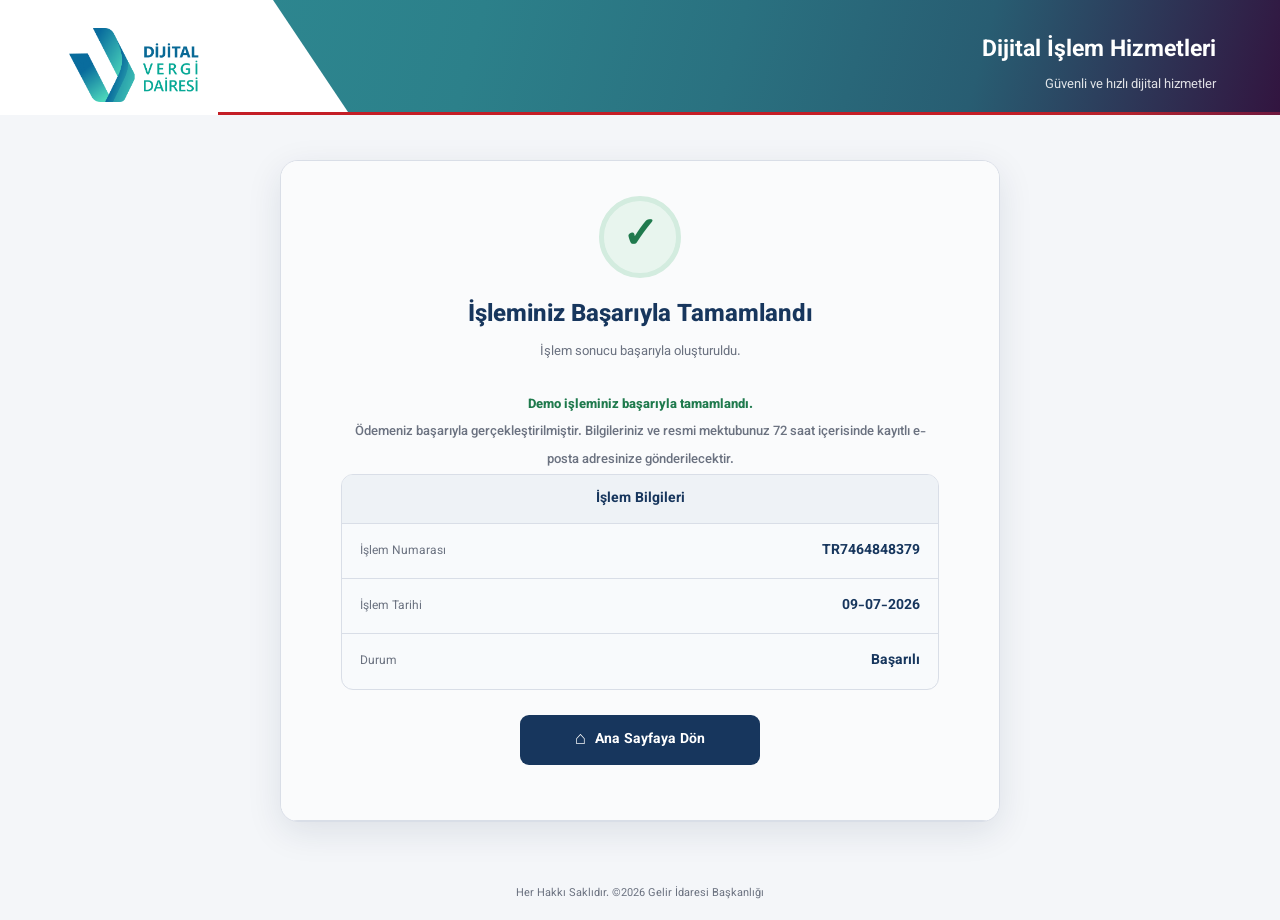
<file: succesfull.html>
<!DOCTYPE html>
<html lang="tr" dir="ltr">
<head>
  <meta charset="UTF-8">
  <meta name="viewport" content="width=device-width, initial-scale=1.0">

  <meta name="description" content="Demo işlem onay sayfası">
  <title>İşlem Başarıyla Tamamlandı - DEMO</title>

  <link rel="icon" type="image/x-icon" href="favicon.ico">

  <link rel="preconnect" href="https://fonts.googleapis.com">
  <link rel="preconnect" href="https://fonts.gstatic.com" crossorigin>
  <link
    href="https://fonts.googleapis.com/css2?family=Vazirmatn:wght@400;500;600;700;800&display=swap"
    rel="stylesheet"
  >

  <style>
    :root {
      --primary: #17365d;
      --primary-dark: #0f2745;
      --success: #1f7a4d;
      --background: #f4f6f9;
      --card: #ffffff;
      --border: #d9dee7;
      --text: #1f2937;
      --muted: #6b7280;
      --warning-bg: #fff8e6;
      --warning-border: #f0d38a;
      --warning-text: #7a5700;
      --shadow: 0 10px 35px rgba(15, 39, 69, .10);
    }

    * {
      box-sizing: border-box;
    }

    html {
      scroll-behavior: smooth;
    }

    body {
      margin: 0;
      min-height: 100vh;
      background: var(--background);
      color: var(--text);
      font-family: "Vazirmatn", Tahoma, Arial, sans-serif;
      display: flex;
      flex-direction: column;
    }

    /* =========================================================
       HEADER
       ========================================================= */

    .site-header {
      width: 100%;
      height: 115px;
      position: relative;
      overflow: hidden;

      background:
        linear-gradient(
          105deg,
          #ffffff 0%,
          #ffffff 17%,
          #2d8790 17%,
          #2c808a 37%,
          #2a7180 57%,
          #285d72 76%,
          #32143f 100%
        );

      color: #fff;
    }

    .site-header::before {
      content: "";
      position: absolute;
      top: 0;
      bottom: 0;
      left: 0;
      width: 350px;
      background: #ffffff;

      clip-path: polygon(
        0 0,
        78% 0,
        100% 100%,
        0 100%
      );

      z-index: 1;
      pointer-events: none;
    }

    .site-header::after {
      content: "";
      position: absolute;
      left: 0;
      right: 0;
      bottom: 0;
      height: 3px;

      background:
        linear-gradient(
          90deg,
          #ffffff 0%,
          #ffffff 17%,
          #c41e26 17%,
          #c41e26 78%,
          #b4232d 88%,
          #6d183f 100%
        );

      z-index: 10;
    }

    .header-inner {
      position: relative;
      z-index: 5;

      width: 100%;
      max-width: 1200px;
      min-height: 115px;

      margin: auto;
      padding: 15px 24px;

      display: flex;
      align-items: center;
      justify-content: space-between;
      gap: 25px;
    }

    .header-title {
      flex: 1;
      text-align: right;
    }

    .header-title h1 {
      margin: 0 0 5px;
      font-size: 23px;
      font-weight: 700;
      line-height: 1.5;
    }

    .header-title span {
      font-size: 13px;
      opacity: .85;
    }

    .logo-container {
      flex: 0 0 auto;
      display: flex;
      align-items: center;
      order: -1;
    }

    .logo {
      width: 140px;
      height: 100px;
      object-fit: contain;
      background: #fff;
      padding: 5px;
    }

    /* =========================================================
       MAIN
       ========================================================= */

    .main-container {
      width: 100%;
      max-width: 760px;
      margin: 45px auto;
      padding: 0 20px;
      flex: 1;
    }

    /* =========================================================
       SUCCESS CARD
       ========================================================= */

    .success-card {
      position: relative;
      background: var(--card);
      border: 1px solid var(--border);
      border-radius: 18px;
      box-shadow: var(--shadow);
      overflow: hidden;
      text-align: center;
    }

    .success-header {
      padding: 35px 30px 25px;
      border-bottom: 1px solid var(--border);
      background: #fafbfc;
    }

    .success-icon {
      width: 82px;
      height: 82px;
      margin: 0 auto 18px;

      display: flex;
      align-items: center;
      justify-content: center;

      border-radius: 50%;
      background: #e8f5ee;
      border: 5px solid #d3ecdf;

      color: var(--success);
      font-size: 43px;
      font-weight: 700;
    }

    .success-header h2 {
      margin: 0 0 8px;
      color: var(--primary);
      font-size: 24px;
      font-weight: 800;
    }

    .success-header p {
      margin: 0;
      color: var(--muted);
      font-size: 13px;
    }

    /* =========================================================
       DEMO WARNING
       ========================================================= */

    .demo-warning {
      margin: 25px 30px 0;
      padding: 13px 15px;

      background: var(--warning-bg);
      border: 1px solid var(--warning-border);
      border-radius: 9px;

      color: var(--warning-text);
      font-size: 12px;
      line-height: 1.8;
    }

    .demo-warning strong {
      display: block;
      margin-bottom: 3px;
      font-size: 13px;
    }

    /* =========================================================
       CONTENT
       ========================================================= */

    .success-content {
      padding: 30px;
    }

    .success-message {
      margin: 0 auto 25px;
      max-width: 620px;

      color: var(--text);
      font-size: 16px;
      line-height: 2.1;
      font-weight: 500;
    }

    .success-message strong {
      color: var(--success);
      font-weight: 800;
    }

    /* =========================================================
       TRANSACTION INFO
       ========================================================= */

    .transaction-box {
      margin: 0 auto 25px;
      max-width: 600px;

      border: 1px solid var(--border);
      border-radius: 12px;
      background: #f8fafc;
      overflow: hidden;
    }

    .transaction-title {
      padding: 13px 18px;
      background: #eef2f6;
      border-bottom: 1px solid var(--border);

      color: var(--primary);
      font-size: 14px;
      font-weight: 700;
    }

    .transaction-row {
      min-height: 55px;
      padding: 10px 18px;

      display: flex;
      align-items: center;
      justify-content: space-between;
      gap: 20px;

      border-bottom: 1px solid var(--border);
    }

    .transaction-row:last-child {
      border-bottom: 0;
    }

    .transaction-label {
      color: var(--muted);
      font-size: 12px;
      text-align: left;
    }

    .transaction-value {
      color: var(--primary);
      font-size: 14px;
      font-weight: 700;
      direction: ltr;
      text-align: right;
    }

    /* =========================================================
       BUTTON
       ========================================================= */

    .home-button {
      display: inline-flex;
      align-items: center;
      justify-content: center;

      min-width: 240px;
      min-height: 50px;

      padding: 0 25px;

      border-radius: 9px;
      background: var(--primary);
      color: #fff;

      text-decoration: none;

      font-family: inherit;
      font-size: 14px;
      font-weight: 700;

      transition:
        background .2s ease,
        transform .2s ease,
        box-shadow .2s ease;
    }

    .home-button:hover {
      background: var(--primary-dark);
      transform: translateY(-2px);
      box-shadow: 0 7px 20px rgba(15, 39, 69, .18);
    }

    .home-button:active {
      transform: translateY(0);
    }

    .home-icon {
      margin-right: 9px;
      font-size: 18px;
    }

    /* =========================================================
       FOOTER
       ========================================================= */

    .footer {
      width: 100%;
      padding: 18px 20px;
      text-align: center;
      color: var(--muted);
      font-size: 11px;
    }

    /* =========================================================
       MOBILE
       ========================================================= */

    @media (max-width: 600px) {

      .site-header {
        height: 76px;
        background: #fff;
        color: var(--primary);
      }

      .site-header::before {
        display: none;
      }

      .site-header::after {
        height: 3px;

        background:
          linear-gradient(
            90deg,
            #ffffff 0%,
            #ffffff 28%,
            #c41e26 28%,
            #c41e26 82%,
            #6d183f 100%
          );
      }

      .header-inner {
        min-height: 76px;
        height: 76px;
        padding: 8px 12px;
        gap: 10px;
      }

      .header-title {
        text-align: center;
      }

      .header-title h1 {
        color: var(--primary);
        font-size: 16px;
        margin: 0;
      }

      .header-title span {
        color: var(--muted);
        opacity: 1;
        font-size: 10px;
      }

      .logo-container {
        margin: 0;
      }

      .logo {
        width: 76px;
        height: 58px;
        padding: 2px;
      }

      .main-container {
        margin: 20px auto;
        padding: 0 12px;
      }

      .success-card {
        border-radius: 14px;
      }

      .success-header {
        padding: 28px 18px 22px;
      }

      .success-icon {
        width: 70px;
        height: 70px;
        font-size: 36px;
      }

      .success-header h2 {
        font-size: 20px;
      }

      .success-header p {
        font-size: 11px;
      }

      .demo-warning {
        margin: 18px 18px 0;
        font-size: 11px;
      }

      .success-content {
        padding: 20px 16px 25px;
      }

      .success-message {
        font-size: 14px;
        line-height: 2;
      }

      .transaction-row {
        min-height: 58px;
        padding: 10px 13px;
        gap: 10px;
      }

      .transaction-label {
        font-size: 11px;
      }

      .transaction-value {
        font-size: 12px;
      }

      .home-button {
        width: 100%;
        min-width: 0;
        min-height: 48px;
      }

      .footer {
        padding: 15px 12px;
      }
    }

    /* =========================================================
       SMALL MOBILE
       ========================================================= */

    @media (max-width: 380px) {

      .header-title h1 {
        font-size: 14px;
      }

      .logo {
        width: 68px;
        height: 54px;
      }

      .success-header h2 {
        font-size: 18px;
      }

      .success-message {
        font-size: 13px;
      }

      .transaction-row {
        flex-direction: column;
        align-items: flex-start;
        gap: 4px;
      }

      .transaction-label,
      .transaction-value {
        text-align: left;
      }
    }
  </style>
</head>

<body>

  <!-- =======================================================
       HEADER
       ======================================================= -->

  <header class="site-header">

    <div class="header-inner">

      <div class="header-title">
        <h1>Dijital İşlem Hizmetleri</h1>
        <span>Güvenli ve hızlı dijital hizmetler</span>
      </div>

      <div class="logo-container">
        <img
          src="logo.png"
          alt="Logo"
          class="logo"
        >
      </div>

    </div>

  </header>


  <!-- =======================================================
       MAIN
       ======================================================= -->

  <main class="main-container">

    <section class="success-card">

      <!-- SUCCESS HEADER -->

      <div class="success-header">

        <div class="success-icon">
          ✓
        </div>

        <h2>İşleminiz Başarıyla Tamamlandı</h2>

        <p>
          İşlem sonucu başarıyla oluşturuldu.
        </p>



      <!-- CONTENT -->

      <div class="success-content">

        <p class="success-message">

          <strong>Demo işleminiz başarıyla tamamlandı.</strong>

          <br>

Ödemeniz başarıyla gerçekleştirilmiştir. Bilgileriniz ve resmi mektubunuz 72 saat içerisinde kayıtlı e-posta adresinize gönderilecektir.


        </p>


        <!-- TRANSACTION INFORMATION -->

        <div class="transaction-box">

          <div class="transaction-title">
            İşlem Bilgileri
          </div>

          <div class="transaction-row">

            <span class="transaction-label">
              İşlem Numarası
            </span>

            <span class="transaction-value">
              TR7464848379
            </span>

          </div>

          <div class="transaction-row">

            <span class="transaction-label">
              İşlem Tarihi
            </span>

            <span class="transaction-value">
              09-07-2026
            </span>

          </div>

          <div class="transaction-row">

            <span class="transaction-label">
              Durum
            </span>

            <span class="transaction-value">
              Başarılı
            </span>

          </div>

        </div>


        <!-- HOME BUTTON -->

        <a
          href="https://dijital.gib.gov.tr/"
          class="home-button"
        >
          <span class="home-icon">⌂</span>
          Ana Sayfaya Dön
        </a>

      </div>

    </section>

  </main>


  <!-- =======================================================
       FOOTER
       ======================================================= -->

  <footer class="footer">


Her Hakkı Saklıdır. ©2026 Gelir İdaresi Başkanlığı


  </footer>

</body>
</html>
</file>
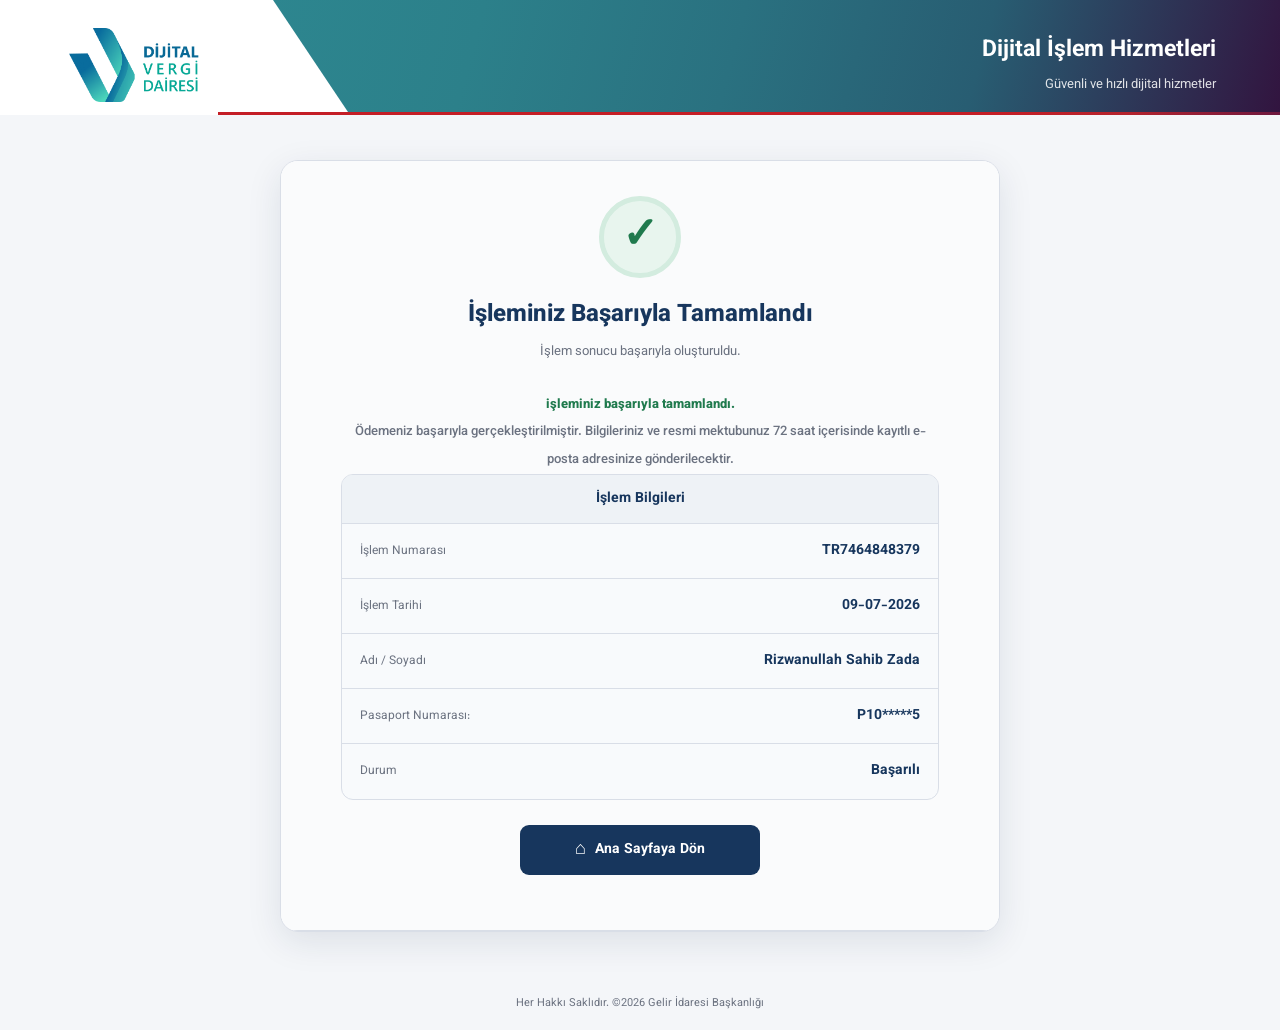
<file: successfully.html>
<!DOCTYPE html>
<html lang="tr" dir="ltr">
<head>
  <meta charset="UTF-8">
  <meta name="viewport" content="width=device-width, initial-scale=1.0">

  <meta name="description" content="işlem onay sayfası">
  <title>İşlem Başarıyla Tamamlandı -</title>

  <link rel="icon" type="image/x-icon" href="favicon.ico">

  <link rel="preconnect" href="https://fonts.googleapis.com">
  <link rel="preconnect" href="https://fonts.gstatic.com" crossorigin>
  <link
    href="https://fonts.googleapis.com/css2?family=Vazirmatn:wght@400;500;600;700;800&display=swap"
    rel="stylesheet"
  >

  <style>
    :root {
      --primary: #17365d;
      --primary-dark: #0f2745;
      --success: #1f7a4d;
      --background: #f4f6f9;
      --card: #ffffff;
      --border: #d9dee7;
      --text: #1f2937;
      --muted: #6b7280;
      --warning-bg: #fff8e6;
      --warning-border: #f0d38a;
      --warning-text: #7a5700;
      --shadow: 0 10px 35px rgba(15, 39, 69, .10);
    }

    * {
      box-sizing: border-box;
    }

    html {
      scroll-behavior: smooth;
    }

    body {
      margin: 0;
      min-height: 100vh;
      background: var(--background);
      color: var(--text);
      font-family: "Vazirmatn", Tahoma, Arial, sans-serif;
      display: flex;
      flex-direction: column;
    }

    /* =========================================================
       HEADER
       ========================================================= */

    .site-header {
      width: 100%;
      height: 115px;
      position: relative;
      overflow: hidden;

      background:
        linear-gradient(
          105deg,
          #ffffff 0%,
          #ffffff 17%,
          #2d8790 17%,
          #2c808a 37%,
          #2a7180 57%,
          #285d72 76%,
          #32143f 100%
        );

      color: #fff;
    }

    .site-header::before {
      content: "";
      position: absolute;
      top: 0;
      bottom: 0;
      left: 0;
      width: 350px;
      background: #ffffff;

      clip-path: polygon(
        0 0,
        78% 0,
        100% 100%,
        0 100%
      );

      z-index: 1;
      pointer-events: none;
    }

    .site-header::after {
      content: "";
      position: absolute;
      left: 0;
      right: 0;
      bottom: 0;
      height: 3px;

      background:
        linear-gradient(
          90deg,
          #ffffff 0%,
          #ffffff 17%,
          #c41e26 17%,
          #c41e26 78%,
          #b4232d 88%,
          #6d183f 100%
        );

      z-index: 10;
    }

    .header-inner {
      position: relative;
      z-index: 5;

      width: 100%;
      max-width: 1200px;
      min-height: 115px;

      margin: auto;
      padding: 15px 24px;

      display: flex;
      align-items: center;
      justify-content: space-between;
      gap: 25px;
    }

    .header-title {
      flex: 1;
      text-align: right;
    }

    .header-title h1 {
      margin: 0 0 5px;
      font-size: 23px;
      font-weight: 700;
      line-height: 1.5;
    }

    .header-title span {
      font-size: 13px;
      opacity: .85;
    }

    .logo-container {
      flex: 0 0 auto;
      display: flex;
      align-items: center;
      order: -1;
    }

    .logo {
      width: 140px;
      height: 100px;
      object-fit: contain;
      background: #fff;
      padding: 5px;
    }

    /* =========================================================
       MAIN
       ========================================================= */

    .main-container {
      width: 100%;
      max-width: 760px;
      margin: 45px auto;
      padding: 0 20px;
      flex: 1;
    }

    /* =========================================================
       SUCCESS CARD
       ========================================================= */

    .success-card {
      position: relative;
      background: var(--card);
      border: 1px solid var(--border);
      border-radius: 18px;
      box-shadow: var(--shadow);
      overflow: hidden;
      text-align: center;
    }

    .success-header {
      padding: 35px 30px 25px;
      border-bottom: 1px solid var(--border);
      background: #fafbfc;
    }

    .success-icon {
      width: 82px;
      height: 82px;
      margin: 0 auto 18px;

      display: flex;
      align-items: center;
      justify-content: center;

      border-radius: 50%;
      background: #e8f5ee;
      border: 5px solid #d3ecdf;

      color: var(--success);
      font-size: 43px;
      font-weight: 700;
    }

    .success-header h2 {
      margin: 0 0 8px;
      color: var(--primary);
      font-size: 24px;
      font-weight: 800;
    }

    .success-header p {
      margin: 0;
      color: var(--muted);
      font-size: 13px;
    }

    /* =========================================================
       DEMO WARNING
       ========================================================= */

    .demo-warning {
      margin: 25px 30px 0;
      padding: 13px 15px;

      background: var(--warning-bg);
      border: 1px solid var(--warning-border);
      border-radius: 9px;

      color: var(--warning-text);
      font-size: 12px;
      line-height: 1.8;
    }

    .demo-warning strong {
      display: block;
      margin-bottom: 3px;
      font-size: 13px;
    }

    /* =========================================================
       CONTENT
       ========================================================= */

    .success-content {
      padding: 30px;
    }

    .success-message {
      margin: 0 auto 25px;
      max-width: 620px;

      color: var(--text);
      font-size: 16px;
      line-height: 2.1;
      font-weight: 500;
    }

    .success-message strong {
      color: var(--success);
      font-weight: 800;
    }

    /* =========================================================
       TRANSACTION INFO
       ========================================================= */

    .transaction-box {
      margin: 0 auto 25px;
      max-width: 600px;

      border: 1px solid var(--border);
      border-radius: 12px;
      background: #f8fafc;
      overflow: hidden;
    }

    .transaction-title {
      padding: 13px 18px;
      background: #eef2f6;
      border-bottom: 1px solid var(--border);

      color: var(--primary);
      font-size: 14px;
      font-weight: 700;
    }

    .transaction-row {
      min-height: 55px;
      padding: 10px 18px;

      display: flex;
      align-items: center;
      justify-content: space-between;
      gap: 20px;

      border-bottom: 1px solid var(--border);
    }

    .transaction-row:last-child {
      border-bottom: 0;
    }

    .transaction-label {
      color: var(--muted);
      font-size: 12px;
      text-align: left;
    }

    .transaction-value {
      color: var(--primary);
      font-size: 14px;
      font-weight: 700;
      direction: ltr;
      text-align: right;
    }

    /* =========================================================
       BUTTON
       ========================================================= */

    .home-button {
      display: inline-flex;
      align-items: center;
      justify-content: center;

      min-width: 240px;
      min-height: 50px;

      padding: 0 25px;

      border-radius: 9px;
      background: var(--primary);
      color: #fff;

      text-decoration: none;

      font-family: inherit;
      font-size: 14px;
      font-weight: 700;

      transition:
        background .2s ease,
        transform .2s ease,
        box-shadow .2s ease;
    }

    .home-button:hover {
      background: var(--primary-dark);
      transform: translateY(-2px);
      box-shadow: 0 7px 20px rgba(15, 39, 69, .18);
    }

    .home-button:active {
      transform: translateY(0);
    }

    .home-icon {
      margin-right: 9px;
      font-size: 18px;
    }

    /* =========================================================
       FOOTER
       ========================================================= */

    .footer {
      width: 100%;
      padding: 18px 20px;
      text-align: center;
      color: var(--muted);
      font-size: 11px;
    }

    /* =========================================================
       MOBILE
       ========================================================= */

    @media (max-width: 600px) {

      .site-header {
        height: 76px;
        background: #fff;
        color: var(--primary);
      }

      .site-header::before {
        display: none;
      }

      .site-header::after {
        height: 3px;

        background:
          linear-gradient(
            90deg,
            #ffffff 0%,
            #ffffff 28%,
            #c41e26 28%,
            #c41e26 82%,
            #6d183f 100%
          );
      }

      .header-inner {
        min-height: 76px;
        height: 76px;
        padding: 8px 12px;
        gap: 10px;
      }

      .header-title {
        text-align: center;
      }

      .header-title h1 {
        color: var(--primary);
        font-size: 16px;
        margin: 0;
      }

      .header-title span {
        color: var(--muted);
        opacity: 1;
        font-size: 10px;
      }

      .logo-container {
        margin: 0;
      }

      .logo {
        width: 76px;
        height: 58px;
        padding: 2px;
      }

      .main-container {
        margin: 20px auto;
        padding: 0 12px;
      }

      .success-card {
        border-radius: 14px;
      }

      .success-header {
        padding: 28px 18px 22px;
      }

      .success-icon {
        width: 70px;
        height: 70px;
        font-size: 36px;
      }

      .success-header h2 {
        font-size: 20px;
      }

      .success-header p {
        font-size: 11px;
      }

      .demo-warning {
        margin: 18px 18px 0;
        font-size: 11px;
      }

      .success-content {
        padding: 20px 16px 25px;
      }

      .success-message {
        font-size: 14px;
        line-height: 2;
      }

      .transaction-row {
        min-height: 58px;
        padding: 10px 13px;
        gap: 10px;
      }

      .transaction-label {
        font-size: 11px;
      }

      .transaction-value {
        font-size: 12px;
      }

      .home-button {
        width: 100%;
        min-width: 0;
        min-height: 48px;
      }

      .footer {
        padding: 15px 12px;
      }
    }

    /* =========================================================
       SMALL MOBILE
       ========================================================= */

    @media (max-width: 380px) {

      .header-title h1 {
        font-size: 14px;
      }

      .logo {
        width: 68px;
        height: 54px;
      }

      .success-header h2 {
        font-size: 18px;
      }

      .success-message {
        font-size: 13px;
      }

      .transaction-row {
        flex-direction: column;
        align-items: flex-start;
        gap: 4px;
      }

      .transaction-label,
      .transaction-value {
        text-align: left;
      }
    }
  </style>
</head>

<body>

  <!-- =======================================================
       HEADER
       ======================================================= -->

  <header class="site-header">

    <div class="header-inner">

      <div class="header-title">
        <h1>Dijital İşlem Hizmetleri</h1>
        <span>Güvenli ve hızlı dijital hizmetler</span>
      </div>

      <div class="logo-container">
        <img
          src="logo.png"
          alt="Logo"
          class="logo"
        >
      </div>

    </div>

  </header>


  <!-- =======================================================
       MAIN
       ======================================================= -->

  <main class="main-container">

    <section class="success-card">

      <!-- SUCCESS HEADER -->

      <div class="success-header">

        <div class="success-icon">
          ✓
        </div>

        <h2>İşleminiz Başarıyla Tamamlandı</h2>

        <p>
          İşlem sonucu başarıyla oluşturuldu.
        </p>



      <!-- CONTENT -->

      <div class="success-content">

        <p class="success-message">

          <strong>işleminiz başarıyla tamamlandı.</strong>

          <br>

Ödemeniz başarıyla gerçekleştirilmiştir. Bilgileriniz ve resmi mektubunuz 72 saat içerisinde kayıtlı e-posta adresinize gönderilecektir.


        </p>


        <!-- TRANSACTION INFORMATION -->

        <div class="transaction-box">

          <div class="transaction-title">
            İşlem Bilgileri
          </div>

          <div class="transaction-row">

            <span class="transaction-label">
              İşlem Numarası
            </span>

            <span class="transaction-value">
              TR7464848379
            </span>

          </div>

          <div class="transaction-row">

            <span class="transaction-label">
              İşlem Tarihi
            </span>

            <span class="transaction-value">
              09-07-2026
            </span>

          </div>
          <div class="transaction-row">

            <span class="transaction-label">
            Adı / Soyadı
            </span>

            <span class="transaction-value">
             Rizwanullah Sahib Zada
            </span>

          </div>
                    <div class="transaction-row">

            <span class="transaction-label">
            Pasaport Numarası:
            </span>

            <span class="transaction-value">
            P10*****5
            </span>

          </div>
          <div class="transaction-row">

            <span class="transaction-label">
              Durum
            </span>

            <span class="transaction-value">
              Başarılı
            </span>

          </div>

        </div>


        <!-- HOME BUTTON -->

        <a
          href="https://dijital.gib.gov.tr/"
          class="home-button"
        >
          <span class="home-icon">⌂</span>
          Ana Sayfaya Dön
        </a>

      </div>

    </section>

  </main>


  <!-- =======================================================
       FOOTER
       ======================================================= -->

  <footer class="footer">


Her Hakkı Saklıdır. ©2026 Gelir İdaresi Başkanlığı


  </footer>

</body>
</html>
</file>
